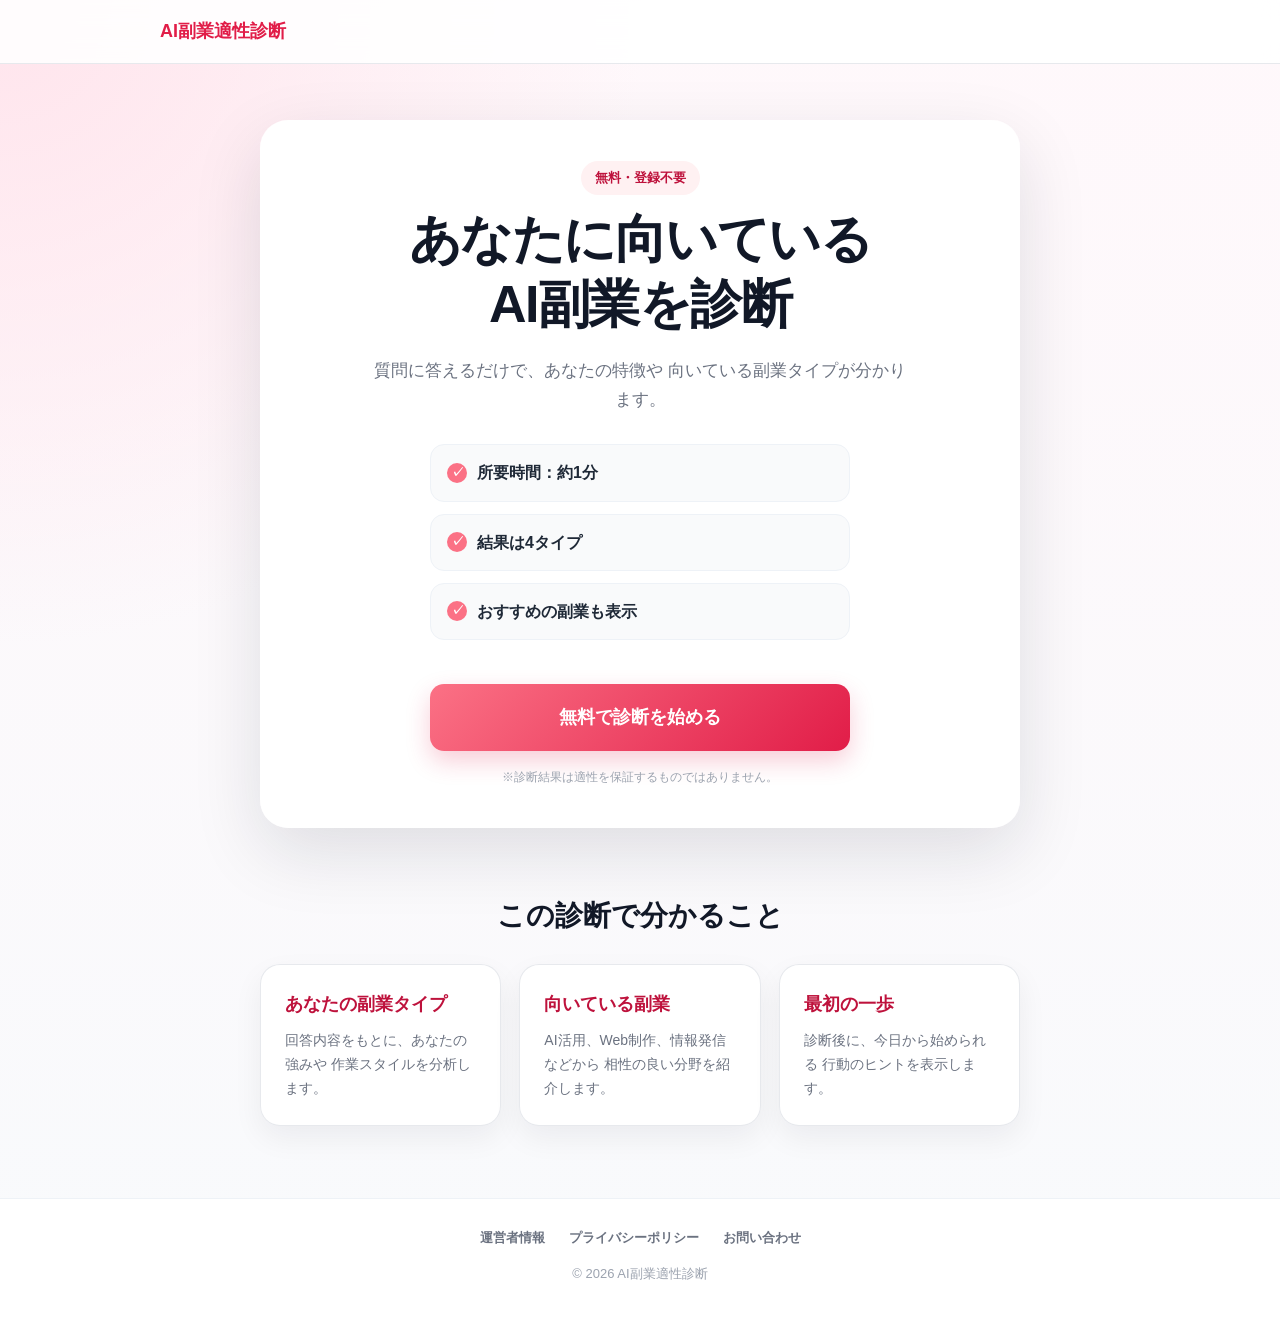
<file: index.html>
<!DOCTYPE html>
<html lang="ja">
<head>
    <meta charset="UTF-8">

    <meta
        name="viewport"
        content="width=device-width, initial-scale=1.0"
    >

    <title>AI副業適性診断｜あなたに向いている副業タイプを無料診断</title>

    <meta
        name="description"
        content="10個の質問に答えるだけで、あなたに向いているAI副業や働き方を無料で診断します。"
    >

    <meta name="robots" content="index, follow">

    <meta property="og:type" content="website">
    <meta property="og:title" content="AI副業適性診断">
    <meta
        property="og:description"
        content="質問に答えて、あなたに向いている副業タイプを診断しよう。"
    >
<meta property="og:locale" content="ja_JP">

<link rel="stylesheet" href="css/style.css">

<!-- Google tag (gtag.js) -->
<script async src="https://www.googletagmanager.com/gtag/js?id=G-ZSD522D9MX"></script>

<script>
window.dataLayer = window.dataLayer || [];
function gtag(){dataLayer.push(arguments);}
gtag('js', new Date());

gtag('config', 'G-ZSD522D9MX');
</script>

<!-- Google AdSense -->
<script async src="https://pagead2.googlesyndication.com/pagead/js/adsbygoogle.js?client=ca-pub-6121490142216010"
     crossorigin="anonymous"></script>

</head>

<body>

    <header class="site-header">
        <div class="header-inner">
            <a href="./" class="site-logo">
                AI副業適性診断
            </a>
        </div>
    </header>

    <main class="main-content">

        <section class="diagnosis-section">

            <div class="container">

                <div id="intro" class="intro">

                    <p class="eyebrow">
                        無料・登録不要
                    </p>

                    <h1>
                        あなたに向いている<br>
                        AI副業を診断
                    </h1>

                    <p class="sub">
                        質問に答えるだけで、あなたの特徴や
                        向いている副業タイプが分かります。
                    </p>

                    <ul class="feature-list">
                        <li>所要時間：約1分</li>
                        <li>結果は4タイプ</li>
                        <li>おすすめの副業も表示</li>
                    </ul>

                    <button id="startButton" type="button">
                        無料で診断を始める
                    </button>

                    <p class="notice">
                        ※診断結果は適性を保証するものではありません。
                    </p>

                </div>

                <div
                    id="app"
                    class="app"
                    aria-live="polite"
                ></div>

            </div>

        </section>

        <section class="about-section">

            <div class="container">

                <h2>この診断で分かること</h2>

                <div class="about-grid">

                    <article class="about-card">
                        <h3>あなたの副業タイプ</h3>
                        <p>
                            回答内容をもとに、あなたの強みや
                            作業スタイルを分析します。
                        </p>
                    </article>

                    <article class="about-card">
                        <h3>向いている副業</h3>
                        <p>
                            AI活用、Web制作、情報発信などから
                            相性の良い分野を紹介します。
                        </p>
                    </article>

                    <article class="about-card">
                        <h3>最初の一歩</h3>
                        <p>
                            診断後に、今日から始められる
                            行動のヒントを表示します。
                        </p>
                    </article>

                </div>

            </div>

        </section>

    </main>

    <footer class="site-footer">
    <div class="container">

        <nav class="footer-nav" aria-label="フッターメニュー">
            <a href="about.html">運営者情報</a>
            <a href="privacy.html">プライバシーポリシー</a>
            <a href="contact.html">お問い合わせ</a>
        </nav>

        <p>
            &copy; 2026 AI副業適性診断
        </p>

    </div>
</footer>

   <script src="js/questions.js"></script>
<script src="js/results.js"></script>
<script src="js/engine.js"></script>

</body>
</html>
</file>
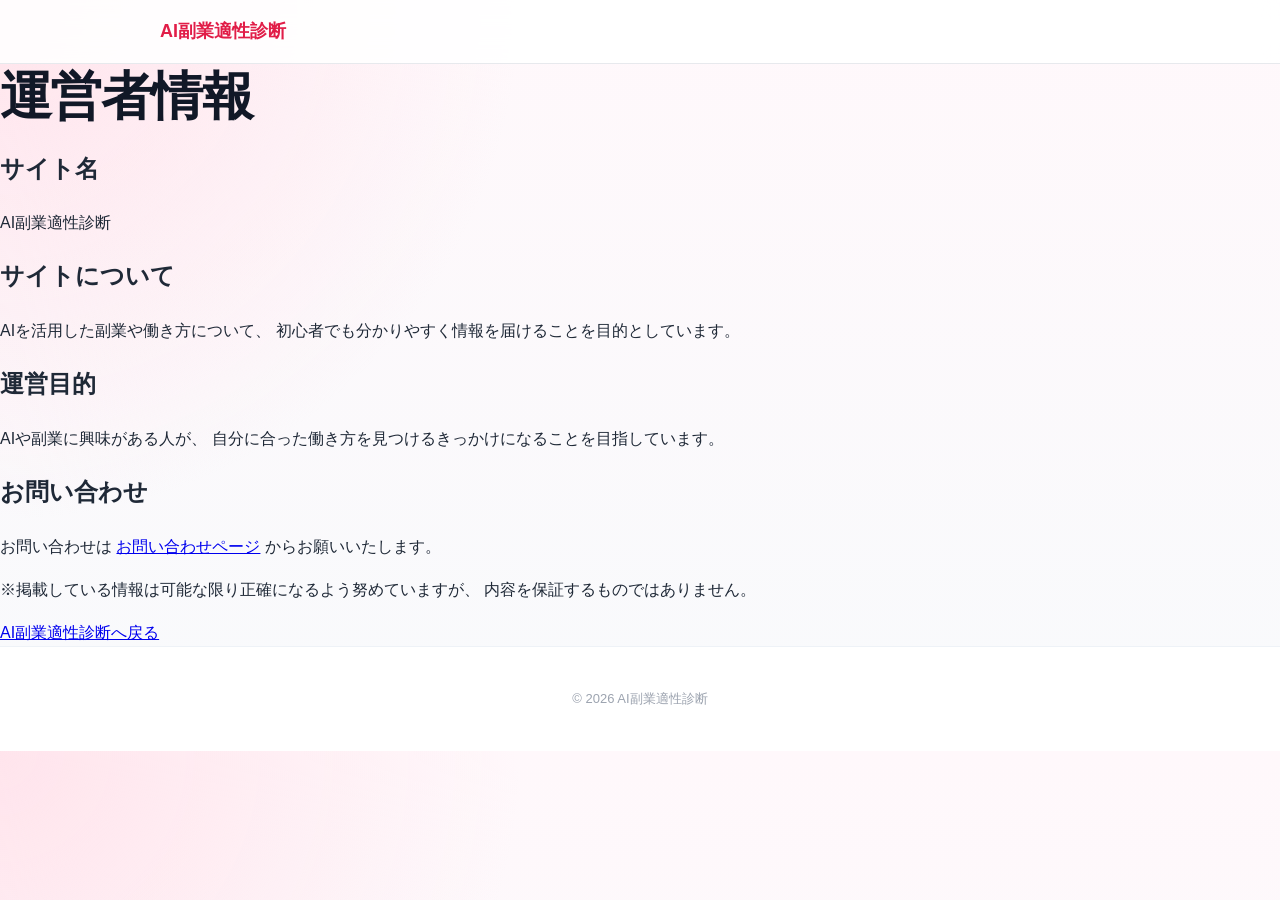
<file: about.html>
<!DOCTYPE html>
<html lang="ja">
<head>
    <meta charset="UTF-8">

    <meta
        name="viewport"
        content="width=device-width, initial-scale=1.0"
    >

    <title>運営者情報｜AI副業適性診断</title>

    <meta
        name="description"
        content="AI副業適性診断の運営者情報です。"
    >

    <meta name="robots" content="index, follow">

    <link rel="stylesheet" href="css/style.css">
</head>

<body>

<header class="site-header">
    <div class="header-inner">
        <a href="./" class="site-logo">
            AI副業適性診断
        </a>
    </div>
</header>

<main class="article-main">

<article class="article-container">

<h1>運営者情報</h1>

<h2>サイト名</h2>

<p>AI副業適性診断</p>

<h2>サイトについて</h2>

<p>
AIを活用した副業や働き方について、
初心者でも分かりやすく情報を届けることを目的としています。
</p>

<h2>運営目的</h2>

<p>
AIや副業に興味がある人が、
自分に合った働き方を見つけるきっかけになることを目指しています。
</p>

<h2>お問い合わせ</h2>

<p>
お問い合わせは
<a href="contact.html">お問い合わせページ</a>
からお願いいたします。
</p>

<p>
※掲載している情報は可能な限り正確になるよう努めていますが、
内容を保証するものではありません。
</p>

<a class="cta-link" href="./">
AI副業適性診断へ戻る
</a>

</article>

</main>

<footer class="site-footer">
    <div class="container">
        <p>&copy; 2026 AI副業適性診断</p>
    </div>
</footer>

</body>
</html>
</file>
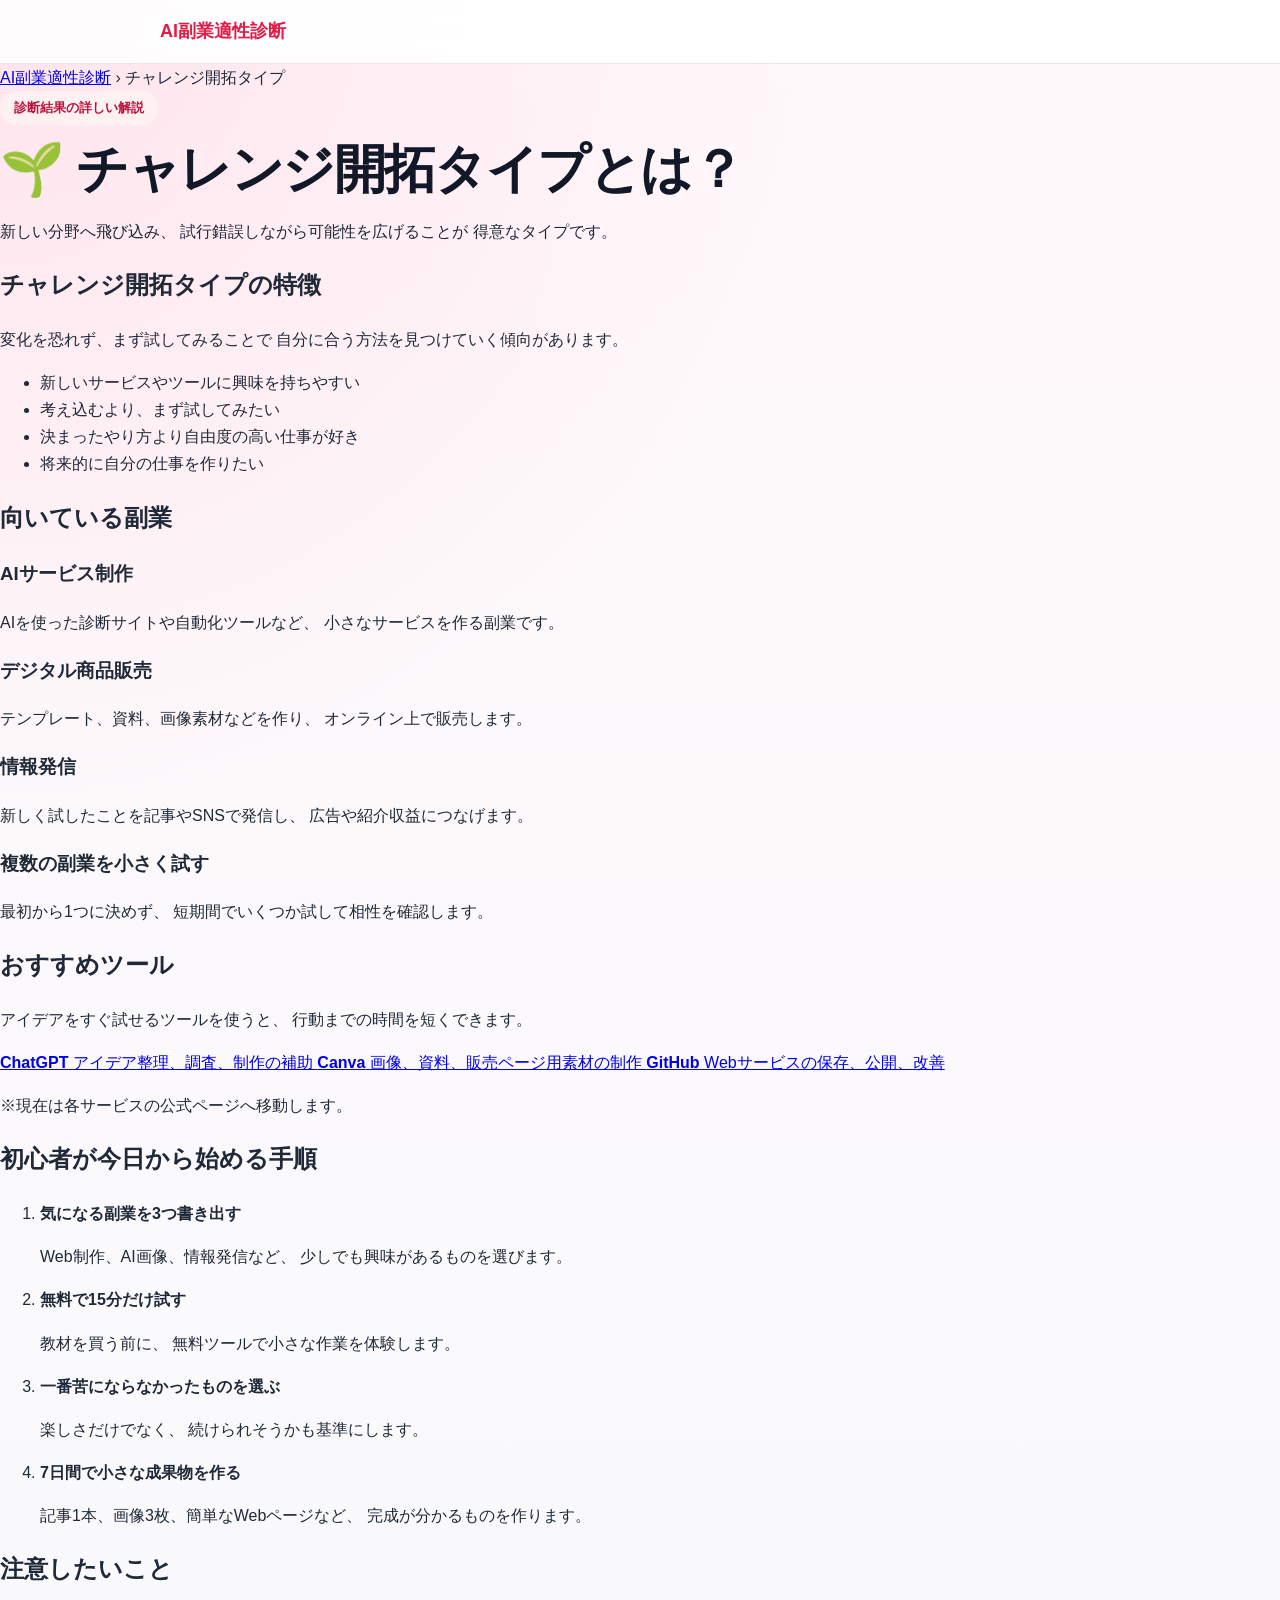
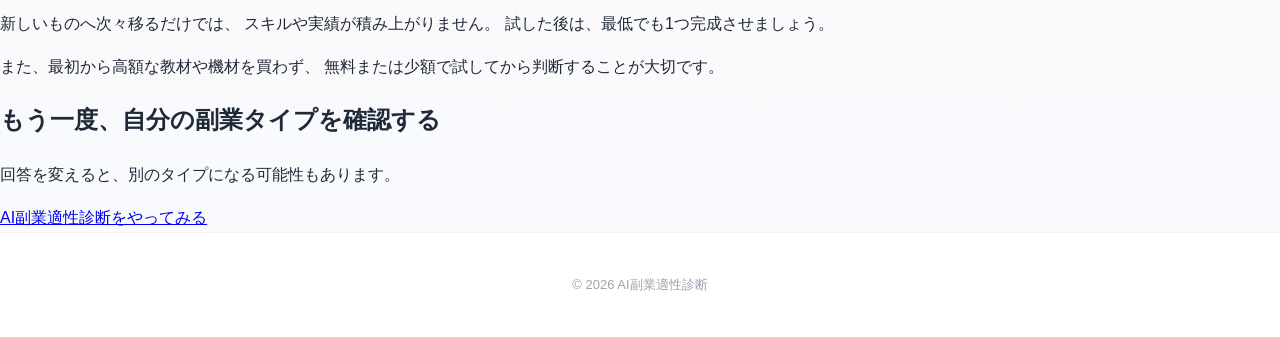
<file: business.html>
<!DOCTYPE html>
<html lang="ja">
<head>
    <meta charset="UTF-8">

    <meta
        name="viewport"
        content="width=device-width, initial-scale=1.0"
    >

    <title>チャレンジ開拓タイプとは？向いている副業と始め方｜AI副業適性診断</title>

    <meta
        name="description"
        content="チャレンジ開拓タイプの特徴、向いている副業、おすすめツール、初心者向けの始め方を分かりやすく解説します。"
    >

    <meta name="robots" content="index, follow">

    <meta property="og:type" content="article">
    <meta
        property="og:title"
        content="チャレンジ開拓タイプとは？向いている副業と始め方"
    >
    <meta
        property="og:description"
        content="新しい分野へ挑戦しながら、自分に合う副業を見つけたい人向けのガイドです。"
    >
    <meta property="og:locale" content="ja_JP">

    <link rel="stylesheet" href="css/style.css">

    <!-- Google Analytics -->
    <script
        async
        src="https://www.googletagmanager.com/gtag/js?id=G-ZSD522D9MX"
    ></script>

    <script>
        window.dataLayer = window.dataLayer || [];

        function gtag() {
            dataLayer.push(arguments);
        }

        gtag("js", new Date());
        gtag("config", "G-ZSD522D9MX");
    </script>
</head>

<body>

    <header class="site-header">
        <div class="header-inner">
            <a href="./" class="site-logo">
                AI副業適性診断
            </a>
        </div>
    </header>

    <main class="article-main">

        <article class="article-container">

            <nav class="breadcrumb" aria-label="パンくずリスト">
                <a href="./">AI副業適性診断</a>
                <span>›</span>
                <span>チャレンジ開拓タイプ</span>
            </nav>

            <header class="article-hero">

                <p class="eyebrow">
                    診断結果の詳しい解説
                </p>

                <h1>
                    🌱 チャレンジ開拓タイプとは？
                </h1>

                <p class="article-lead">
                    新しい分野へ飛び込み、
                    試行錯誤しながら可能性を広げることが
                    得意なタイプです。
                </p>

            </header>

            <section class="article-section">

                <h2>チャレンジ開拓タイプの特徴</h2>

                <p>
                    変化を恐れず、まず試してみることで
                    自分に合う方法を見つけていく傾向があります。
                </p>

                <ul class="check-list">
                    <li>新しいサービスやツールに興味を持ちやすい</li>
                    <li>考え込むより、まず試してみたい</li>
                    <li>決まったやり方より自由度の高い仕事が好き</li>
                    <li>将来的に自分の仕事を作りたい</li>
                </ul>

            </section>

            <section class="article-section">

                <h2>向いている副業</h2>

                <div class="job-grid">

                    <article class="job-card">
                        <h3>AIサービス制作</h3>
                        <p>
                            AIを使った診断サイトや自動化ツールなど、
                            小さなサービスを作る副業です。
                        </p>
                    </article>

                    <article class="job-card">
                        <h3>デジタル商品販売</h3>
                        <p>
                            テンプレート、資料、画像素材などを作り、
                            オンライン上で販売します。
                        </p>
                    </article>

                    <article class="job-card">
                        <h3>情報発信</h3>
                        <p>
                            新しく試したことを記事やSNSで発信し、
                            広告や紹介収益につなげます。
                        </p>
                    </article>

                    <article class="job-card">
                        <h3>複数の副業を小さく試す</h3>
                        <p>
                            最初から1つに決めず、
                            短期間でいくつか試して相性を確認します。
                        </p>
                    </article>

                </div>

            </section>

            <section class="article-section">

                <h2>おすすめツール</h2>

                <p>
                    アイデアをすぐ試せるツールを使うと、
                    行動までの時間を短くできます。
                </p>

                <div class="article-tool-list">

                    <a
                        class="article-tool-card"
                        href="https://chatgpt.com/"
                        target="_blank"
                        rel="noopener noreferrer"
                    >
                        <strong>ChatGPT</strong>
                        <span>
                            アイデア整理、調査、制作の補助
                        </span>
                    </a>

                    <a
                        class="article-tool-card"
                        href="https://www.canva.com/"
                        target="_blank"
                        rel="noopener noreferrer"
                    >
                        <strong>Canva</strong>
                        <span>
                            画像、資料、販売ページ用素材の制作
                        </span>
                    </a>

                    <a
                        class="article-tool-card"
                        href="https://github.com/"
                        target="_blank"
                        rel="noopener noreferrer"
                    >
                        <strong>GitHub</strong>
                        <span>
                            Webサービスの保存、公開、改善
                        </span>
                    </a>

                </div>

                <p class="affiliate-note">
                    ※現在は各サービスの公式ページへ移動します。
                </p>

            </section>

            <section class="article-section">

                <h2>初心者が今日から始める手順</h2>

                <ol class="step-list">
                    <li>
                        <strong>気になる副業を3つ書き出す</strong>
                        <p>
                            Web制作、AI画像、情報発信など、
                            少しでも興味があるものを選びます。
                        </p>
                    </li>

                    <li>
                        <strong>無料で15分だけ試す</strong>
                        <p>
                            教材を買う前に、
                            無料ツールで小さな作業を体験します。
                        </p>
                    </li>

                    <li>
                        <strong>一番苦にならなかったものを選ぶ</strong>
                        <p>
                            楽しさだけでなく、
                            続けられそうかも基準にします。
                        </p>
                    </li>

                    <li>
                        <strong>7日間で小さな成果物を作る</strong>
                        <p>
                            記事1本、画像3枚、簡単なWebページなど、
                            完成が分かるものを作ります。
                        </p>
                    </li>
                </ol>

            </section>

            <section class="article-section warning-box">

                <h2>注意したいこと</h2>

                <p>
                    新しいものへ次々移るだけでは、
                    スキルや実績が積み上がりません。
                    試した後は、最低でも1つ完成させましょう。
                </p>

                <p>
                    また、最初から高額な教材や機材を買わず、
                    無料または少額で試してから判断することが大切です。
                </p>

            </section>

            <section class="article-cta">

                <h2>もう一度、自分の副業タイプを確認する</h2>

                <p>
                    回答を変えると、別のタイプになる可能性もあります。
                </p>

                <a href="./" class="cta-link">
                    AI副業適性診断をやってみる
                </a>

            </section>

        </article>

    </main>

    <footer class="site-footer">
        <div class="container">
            <p>
                &copy; 2026 AI副業適性診断
            </p>
        </div>
    </footer>

</body>
</html>
</file>
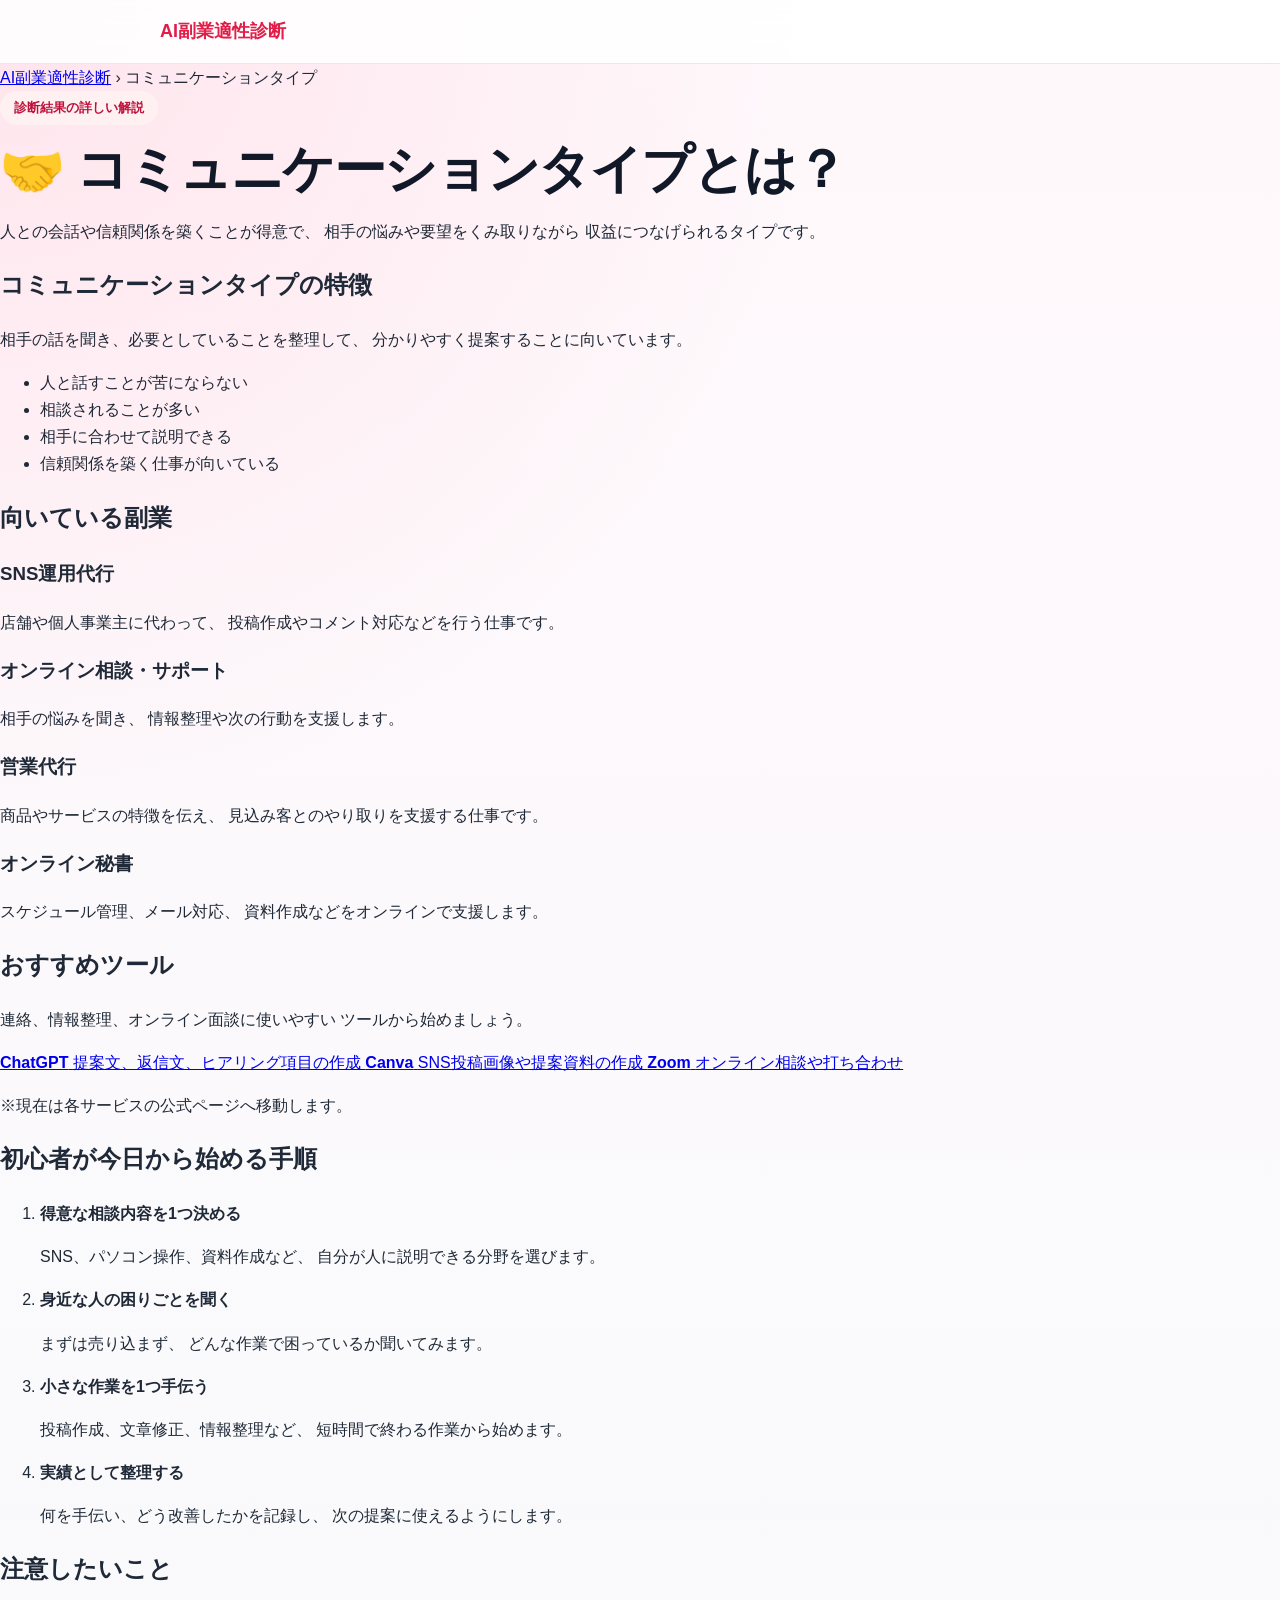
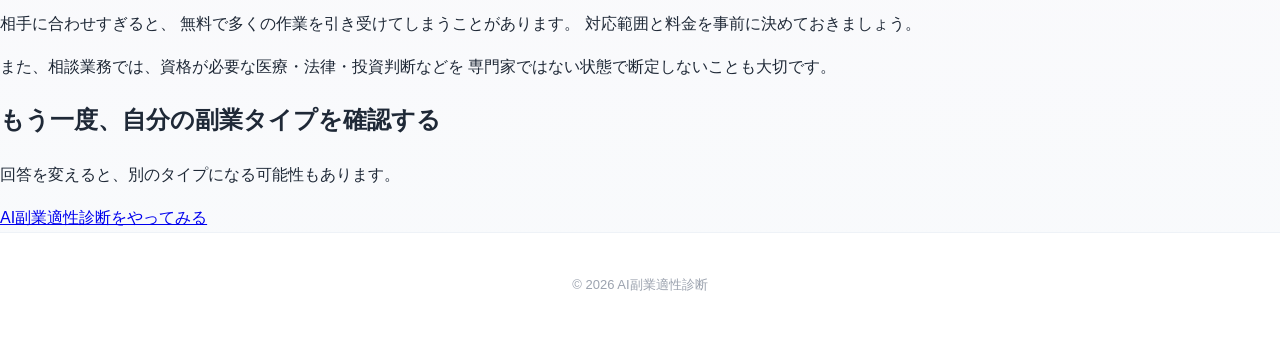
<file: communication.html>
<!DOCTYPE html>
<html lang="ja">
<head>
    <meta charset="UTF-8">

    <meta
        name="viewport"
        content="width=device-width, initial-scale=1.0"
    >

    <title>コミュニケーションタイプとは？向いている副業と始め方｜AI副業適性診断</title>

    <meta
        name="description"
        content="コミュニケーションタイプの特徴、向いている副業、おすすめツール、初心者向けの始め方を分かりやすく解説します。"
    >

    <meta name="robots" content="index, follow">

    <meta property="og:type" content="article">
    <meta
        property="og:title"
        content="コミュニケーションタイプとは？向いている副業と始め方"
    >
    <meta
        property="og:description"
        content="人との会話や信頼関係を活かして、副業につなげたい人向けのガイドです。"
    >
    <meta property="og:locale" content="ja_JP">

    <link rel="stylesheet" href="css/style.css">

    <!-- Google Analytics -->
    <script
        async
        src="https://www.googletagmanager.com/gtag/js?id=G-ZSD522D9MX"
    ></script>

    <script>
        window.dataLayer = window.dataLayer || [];

        function gtag() {
            dataLayer.push(arguments);
        }

        gtag("js", new Date());
        gtag("config", "G-ZSD522D9MX");
    </script>
</head>

<body>

    <header class="site-header">
        <div class="header-inner">
            <a href="./" class="site-logo">
                AI副業適性診断
            </a>
        </div>
    </header>

    <main class="article-main">

        <article class="article-container">

            <nav class="breadcrumb" aria-label="パンくずリスト">
                <a href="./">AI副業適性診断</a>
                <span>›</span>
                <span>コミュニケーションタイプ</span>
            </nav>

            <header class="article-hero">

                <p class="eyebrow">
                    診断結果の詳しい解説
                </p>

                <h1>
                    🤝 コミュニケーションタイプとは？
                </h1>

                <p class="article-lead">
                    人との会話や信頼関係を築くことが得意で、
                    相手の悩みや要望をくみ取りながら
                    収益につなげられるタイプです。
                </p>

            </header>

            <section class="article-section">

                <h2>コミュニケーションタイプの特徴</h2>

                <p>
                    相手の話を聞き、必要としていることを整理して、
                    分かりやすく提案することに向いています。
                </p>

                <ul class="check-list">
                    <li>人と話すことが苦にならない</li>
                    <li>相談されることが多い</li>
                    <li>相手に合わせて説明できる</li>
                    <li>信頼関係を築く仕事が向いている</li>
                </ul>

            </section>

            <section class="article-section">

                <h2>向いている副業</h2>

                <div class="job-grid">

                    <article class="job-card">
                        <h3>SNS運用代行</h3>
                        <p>
                            店舗や個人事業主に代わって、
                            投稿作成やコメント対応などを行う仕事です。
                        </p>
                    </article>

                    <article class="job-card">
                        <h3>オンライン相談・サポート</h3>
                        <p>
                            相手の悩みを聞き、
                            情報整理や次の行動を支援します。
                        </p>
                    </article>

                    <article class="job-card">
                        <h3>営業代行</h3>
                        <p>
                            商品やサービスの特徴を伝え、
                            見込み客とのやり取りを支援する仕事です。
                        </p>
                    </article>

                    <article class="job-card">
                        <h3>オンライン秘書</h3>
                        <p>
                            スケジュール管理、メール対応、
                            資料作成などをオンラインで支援します。
                        </p>
                    </article>

                </div>

            </section>

            <section class="article-section">

                <h2>おすすめツール</h2>

                <p>
                    連絡、情報整理、オンライン面談に使いやすい
                    ツールから始めましょう。
                </p>

                <div class="article-tool-list">

                    <a
                        class="article-tool-card"
                        href="https://chatgpt.com/"
                        target="_blank"
                        rel="noopener noreferrer"
                    >
                        <strong>ChatGPT</strong>
                        <span>
                            提案文、返信文、ヒアリング項目の作成
                        </span>
                    </a>

                    <a
                        class="article-tool-card"
                        href="https://www.canva.com/"
                        target="_blank"
                        rel="noopener noreferrer"
                    >
                        <strong>Canva</strong>
                        <span>
                            SNS投稿画像や提案資料の作成
                        </span>
                    </a>

                    <a
                        class="article-tool-card"
                        href="https://zoom.us/"
                        target="_blank"
                        rel="noopener noreferrer"
                    >
                        <strong>Zoom</strong>
                        <span>
                            オンライン相談や打ち合わせ
                        </span>
                    </a>

                </div>

                <p class="affiliate-note">
                    ※現在は各サービスの公式ページへ移動します。
                </p>

            </section>

            <section class="article-section">

                <h2>初心者が今日から始める手順</h2>

                <ol class="step-list">
                    <li>
                        <strong>得意な相談内容を1つ決める</strong>
                        <p>
                            SNS、パソコン操作、資料作成など、
                            自分が人に説明できる分野を選びます。
                        </p>
                    </li>

                    <li>
                        <strong>身近な人の困りごとを聞く</strong>
                        <p>
                            まずは売り込まず、
                            どんな作業で困っているか聞いてみます。
                        </p>
                    </li>

                    <li>
                        <strong>小さな作業を1つ手伝う</strong>
                        <p>
                            投稿作成、文章修正、情報整理など、
                            短時間で終わる作業から始めます。
                        </p>
                    </li>

                    <li>
                        <strong>実績として整理する</strong>
                        <p>
                            何を手伝い、どう改善したかを記録し、
                            次の提案に使えるようにします。
                        </p>
                    </li>
                </ol>

            </section>

            <section class="article-section warning-box">

                <h2>注意したいこと</h2>

                <p>
                    相手に合わせすぎると、
                    無料で多くの作業を引き受けてしまうことがあります。
                    対応範囲と料金を事前に決めておきましょう。
                </p>

                <p>
                    また、相談業務では、資格が必要な医療・法律・投資判断などを
                    専門家ではない状態で断定しないことも大切です。
                </p>

            </section>

            <section class="article-cta">

                <h2>もう一度、自分の副業タイプを確認する</h2>

                <p>
                    回答を変えると、別のタイプになる可能性もあります。
                </p>

                <a href="./" class="cta-link">
                    AI副業適性診断をやってみる
                </a>

            </section>

        </article>

    </main>

    <footer class="site-footer">
        <div class="container">
            <p>
                &copy; 2026 AI副業適性診断
            </p>
        </div>
    </footer>

</body>
</html>
</file>
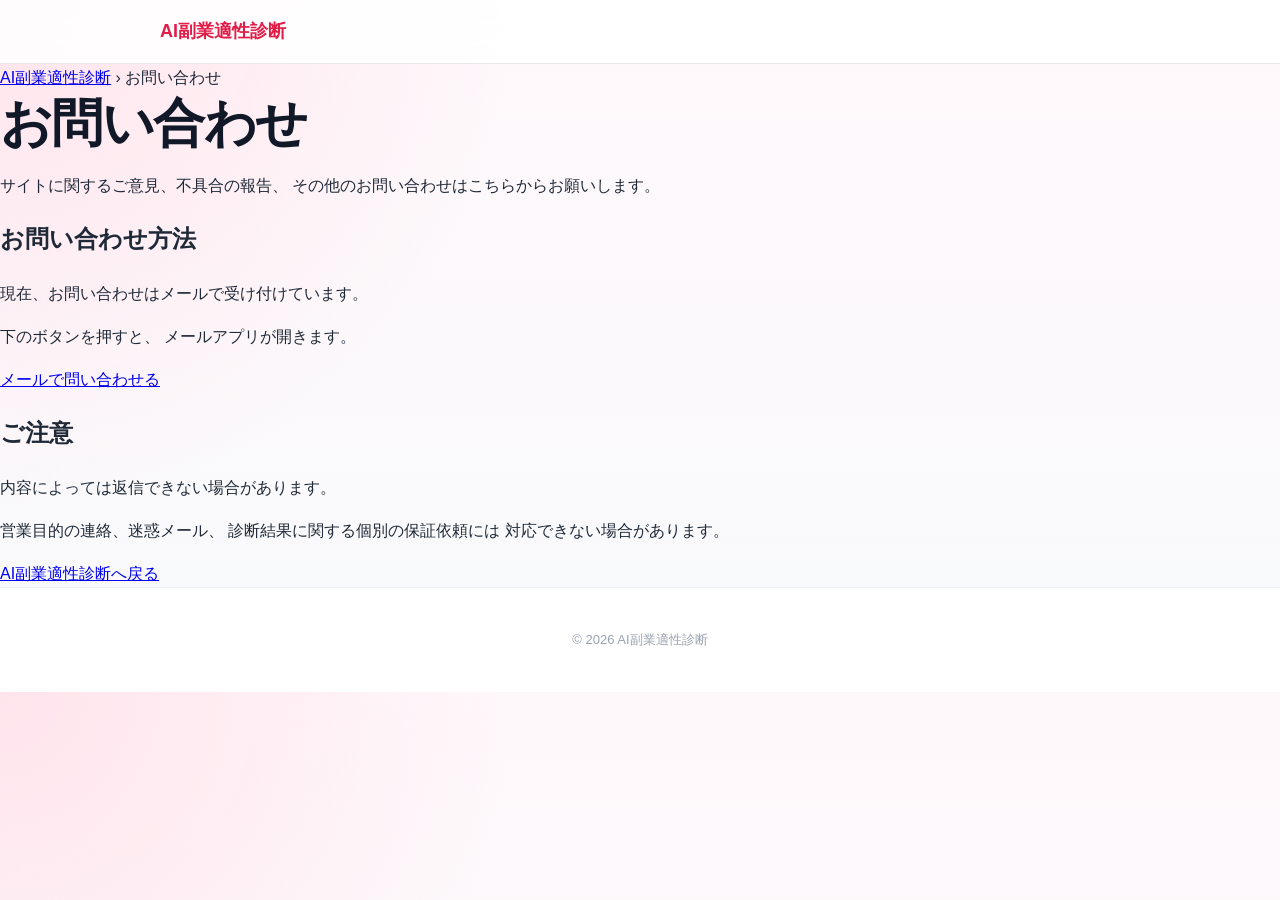
<file: contact.html>
<!DOCTYPE html>
<html lang="ja">
<head>
    <meta charset="UTF-8">

    <meta
        name="viewport"
        content="width=device-width, initial-scale=1.0"
    >

    <title>お問い合わせ｜AI副業適性診断</title>

    <meta
        name="description"
        content="AI副業適性診断へのお問い合わせページです。"
    >

    <meta name="robots" content="index, follow">

    <link rel="stylesheet" href="css/style.css">

    <!-- Google Analytics -->
    <script
        async
        src="https://www.googletagmanager.com/gtag/js?id=G-ZSD522D9MX"
    ></script>

    <script>
        window.dataLayer = window.dataLayer || [];

        function gtag() {
            dataLayer.push(arguments);
        }

        gtag("js", new Date());
        gtag("config", "G-ZSD522D9MX");
    </script>
</head>

<body>

    <header class="site-header">
        <div class="header-inner">
            <a href="./" class="site-logo">
                AI副業適性診断
            </a>
        </div>
    </header>

    <main class="article-main">

        <article class="article-container">

            <nav class="breadcrumb" aria-label="パンくずリスト">
                <a href="./">AI副業適性診断</a>
                <span>›</span>
                <span>お問い合わせ</span>
            </nav>

            <header class="article-hero">
                <h1>お問い合わせ</h1>

                <p class="article-lead">
                    サイトに関するご意見、不具合の報告、
                    その他のお問い合わせはこちらからお願いします。
                </p>
            </header>

            <section class="article-section">

                <h2>お問い合わせ方法</h2>

                <p>
                    現在、お問い合わせはメールで受け付けています。
                </p>

                <p>
                    下のボタンを押すと、
                    メールアプリが開きます。
                </p>

                <a
                    class="cta-link"
                    href="mailto:shouta.teni.2003@gmail.com?subject=AI副業適性診断へのお問い合わせ"
                >
                    メールで問い合わせる
                </a>

            </section>

            <section class="article-section warning-box">

                <h2>ご注意</h2>

                <p>
                    内容によっては返信できない場合があります。
                </p>

                <p>
                    営業目的の連絡、迷惑メール、
                    診断結果に関する個別の保証依頼には
                    対応できない場合があります。
                </p>

            </section>

            <section class="article-cta">
                <a href="./" class="cta-link">
                    AI副業適性診断へ戻る
                </a>
            </section>

        </article>

    </main>

    <footer class="site-footer">
        <div class="container">
            <p>&copy; 2026 AI副業適性診断</p>
        </div>
    </footer>

</body>
</html>
</file>
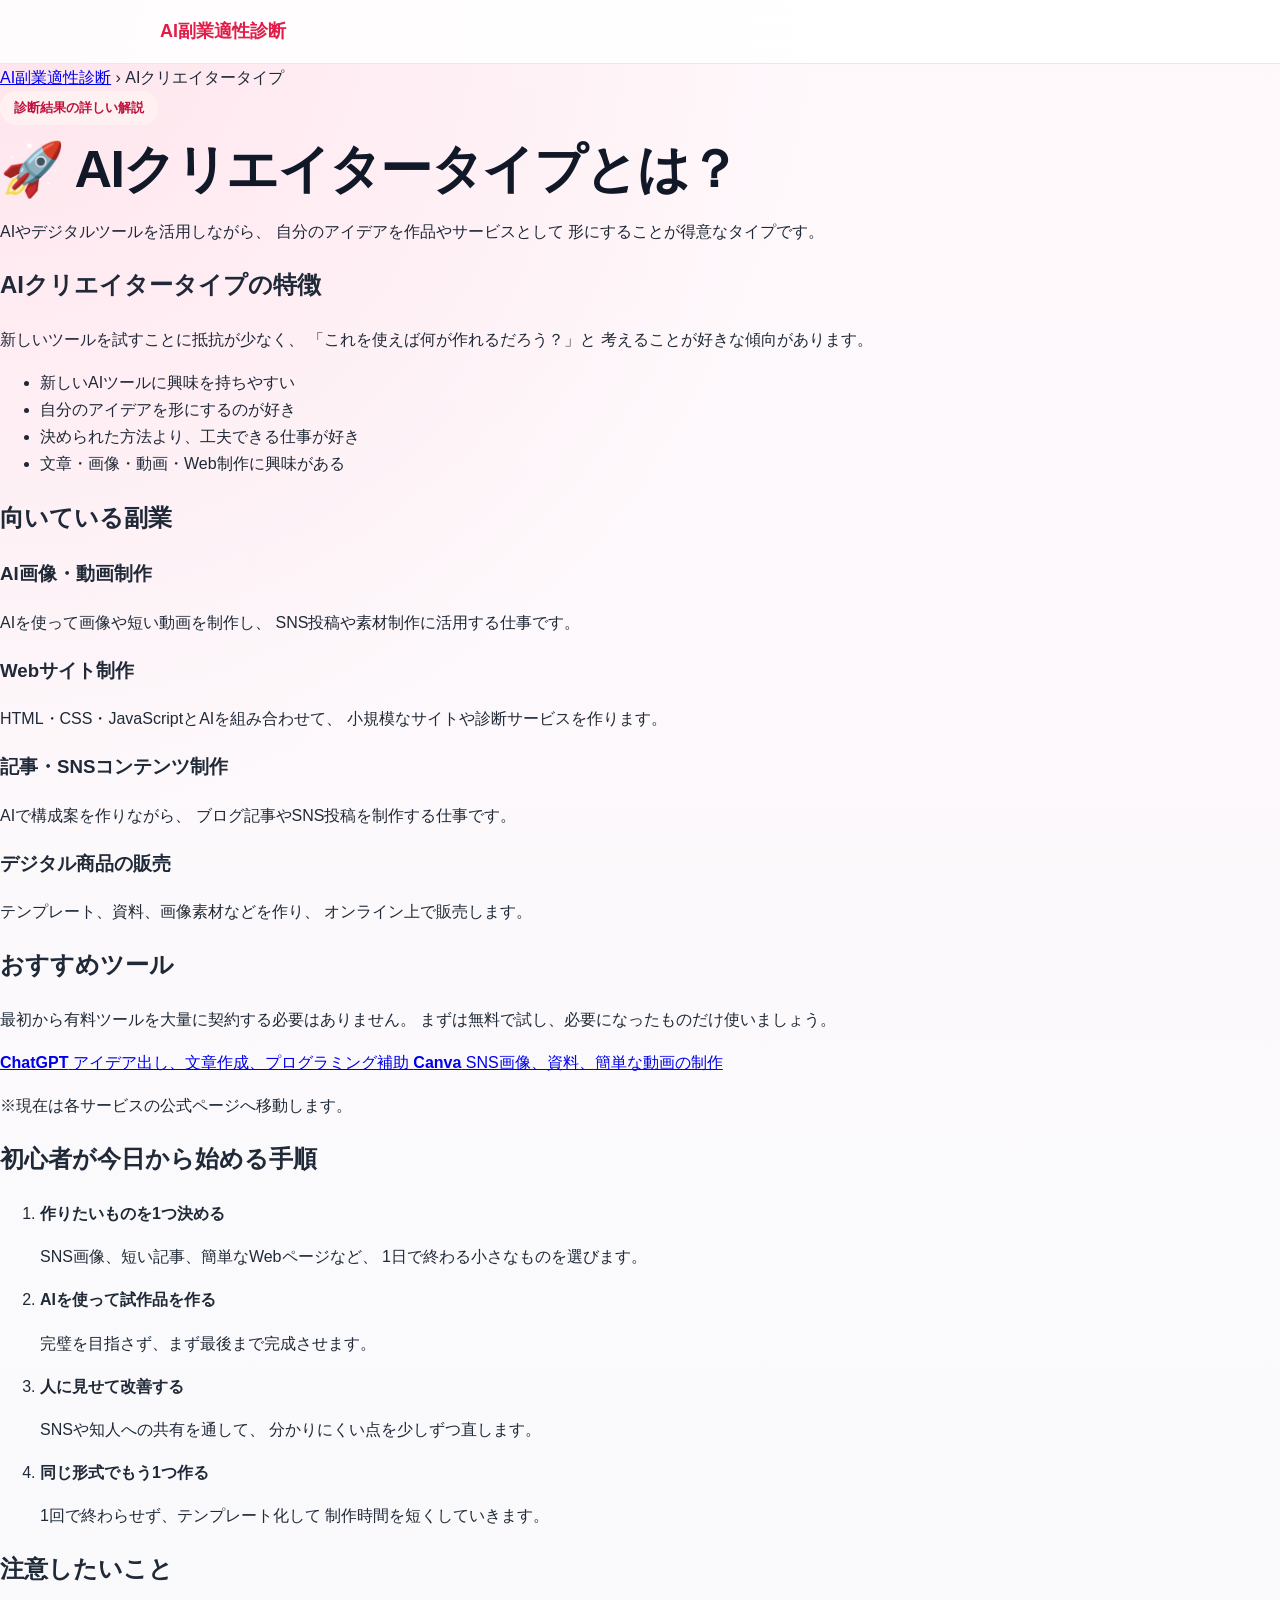
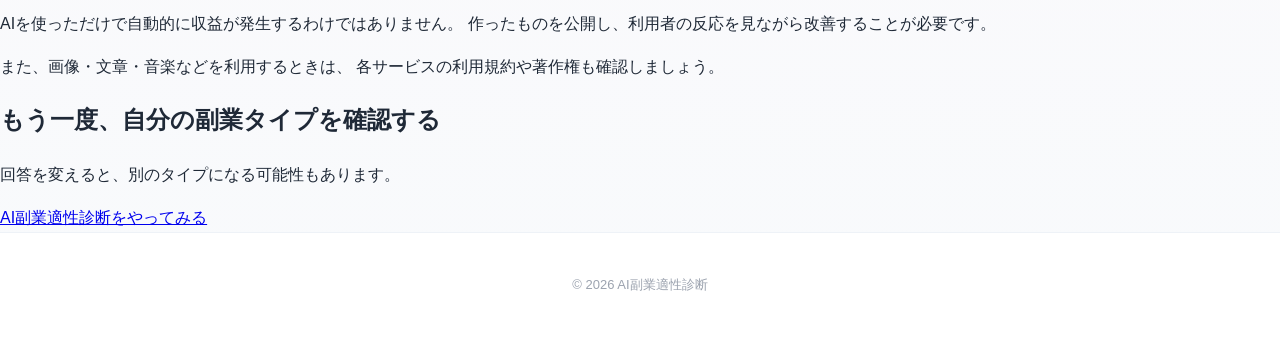
<file: creator.html>
<!DOCTYPE html>
<html lang="ja">
<head>
    <meta charset="UTF-8">

    <meta
        name="viewport"
        content="width=device-width, initial-scale=1.0"
    >

    <title>AIクリエイタータイプとは？向いている副業と始め方｜AI副業適性診断</title>

    <meta
        name="description"
        content="AIクリエイタータイプの特徴、向いている副業、おすすめツール、初心者向けの始め方を分かりやすく解説します。"
    >

    <meta name="robots" content="index, follow">

    <meta property="og:type" content="article">
    <meta
        property="og:title"
        content="AIクリエイタータイプとは？向いている副業と始め方"
    >
    <meta
        property="og:description"
        content="AIやデジタルツールを使って、アイデアを形にしたい人向けの副業ガイドです。"
    >
    <meta property="og:locale" content="ja_JP">

    <link rel="stylesheet" href="css/style.css">

    <!-- Google Analytics -->
    <script
        async
        src="https://www.googletagmanager.com/gtag/js?id=G-ZSD522D9MX"
    ></script>

    <script>
        window.dataLayer = window.dataLayer || [];

        function gtag() {
            dataLayer.push(arguments);
        }

        gtag("js", new Date());
        gtag("config", "G-ZSD522D9MX");
    </script>
</head>

<body>

    <header class="site-header">
        <div class="header-inner">
            <a href="./" class="site-logo">
                AI副業適性診断
            </a>
        </div>
    </header>

    <main class="article-main">

        <article class="article-container">

            <nav class="breadcrumb" aria-label="パンくずリスト">
                <a href="./">AI副業適性診断</a>
                <span>›</span>
                <span>AIクリエイタータイプ</span>
            </nav>

            <header class="article-hero">

                <p class="eyebrow">
                    診断結果の詳しい解説
                </p>

                <h1>
                    🚀 AIクリエイタータイプとは？
                </h1>

                <p class="article-lead">
                    AIやデジタルツールを活用しながら、
                    自分のアイデアを作品やサービスとして
                    形にすることが得意なタイプです。
                </p>

            </header>

            <section class="article-section">

                <h2>AIクリエイタータイプの特徴</h2>

                <p>
                    新しいツールを試すことに抵抗が少なく、
                    「これを使えば何が作れるだろう？」と
                    考えることが好きな傾向があります。
                </p>

                <ul class="check-list">
                    <li>新しいAIツールに興味を持ちやすい</li>
                    <li>自分のアイデアを形にするのが好き</li>
                    <li>決められた方法より、工夫できる仕事が好き</li>
                    <li>文章・画像・動画・Web制作に興味がある</li>
                </ul>

            </section>

            <section class="article-section">

                <h2>向いている副業</h2>

                <div class="job-grid">

                    <article class="job-card">
                        <h3>AI画像・動画制作</h3>
                        <p>
                            AIを使って画像や短い動画を制作し、
                            SNS投稿や素材制作に活用する仕事です。
                        </p>
                    </article>

                    <article class="job-card">
                        <h3>Webサイト制作</h3>
                        <p>
                            HTML・CSS・JavaScriptとAIを組み合わせて、
                            小規模なサイトや診断サービスを作ります。
                        </p>
                    </article>

                    <article class="job-card">
                        <h3>記事・SNSコンテンツ制作</h3>
                        <p>
                            AIで構成案を作りながら、
                            ブログ記事やSNS投稿を制作する仕事です。
                        </p>
                    </article>

                    <article class="job-card">
                        <h3>デジタル商品の販売</h3>
                        <p>
                            テンプレート、資料、画像素材などを作り、
                            オンライン上で販売します。
                        </p>
                    </article>

                </div>

            </section>

            <section class="article-section">

                <h2>おすすめツール</h2>

                <p>
                    最初から有料ツールを大量に契約する必要はありません。
                    まずは無料で試し、必要になったものだけ使いましょう。
                </p>

                <div class="article-tool-list">

                    <a
                        class="article-tool-card"
                        href="https://chatgpt.com/"
                        target="_blank"
                        rel="noopener noreferrer"
                    >
                        <strong>ChatGPT</strong>
                        <span>
                            アイデア出し、文章作成、プログラミング補助
                        </span>
                    </a>

                    <a
                        class="article-tool-card"
                        href="https://www.canva.com/"
                        target="_blank"
                        rel="noopener noreferrer"
                    >
                        <strong>Canva</strong>
                        <span>
                            SNS画像、資料、簡単な動画の制作
                        </span>
                    </a>

                </div>

                <p class="affiliate-note">
                    ※現在は各サービスの公式ページへ移動します。
                </p>

            </section>

            <section class="article-section">

                <h2>初心者が今日から始める手順</h2>

                <ol class="step-list">
                    <li>
                        <strong>作りたいものを1つ決める</strong>
                        <p>
                            SNS画像、短い記事、簡単なWebページなど、
                            1日で終わる小さなものを選びます。
                        </p>
                    </li>

                    <li>
                        <strong>AIを使って試作品を作る</strong>
                        <p>
                            完璧を目指さず、まず最後まで完成させます。
                        </p>
                    </li>

                    <li>
                        <strong>人に見せて改善する</strong>
                        <p>
                            SNSや知人への共有を通して、
                            分かりにくい点を少しずつ直します。
                        </p>
                    </li>

                    <li>
                        <strong>同じ形式でもう1つ作る</strong>
                        <p>
                            1回で終わらせず、テンプレート化して
                            制作時間を短くしていきます。
                        </p>
                    </li>
                </ol>

            </section>

            <section class="article-section warning-box">

                <h2>注意したいこと</h2>

                <p>
                    AIを使っただけで自動的に収益が発生するわけではありません。
                    作ったものを公開し、利用者の反応を見ながら改善することが必要です。
                </p>

                <p>
                    また、画像・文章・音楽などを利用するときは、
                    各サービスの利用規約や著作権も確認しましょう。
                </p>

            </section>

            <section class="article-cta">

                <h2>もう一度、自分の副業タイプを確認する</h2>

                <p>
                    回答を変えると、別のタイプになる可能性もあります。
                </p>

                <a href="./" class="cta-link">
                    AI副業適性診断をやってみる
                </a>

            </section>

        </article>

    </main>

    <footer class="site-footer">
        <div class="container">
            <p>
                &copy; 2026 AI副業適性診断
            </p>
        </div>
    </footer>

</body>
</html>
</file>
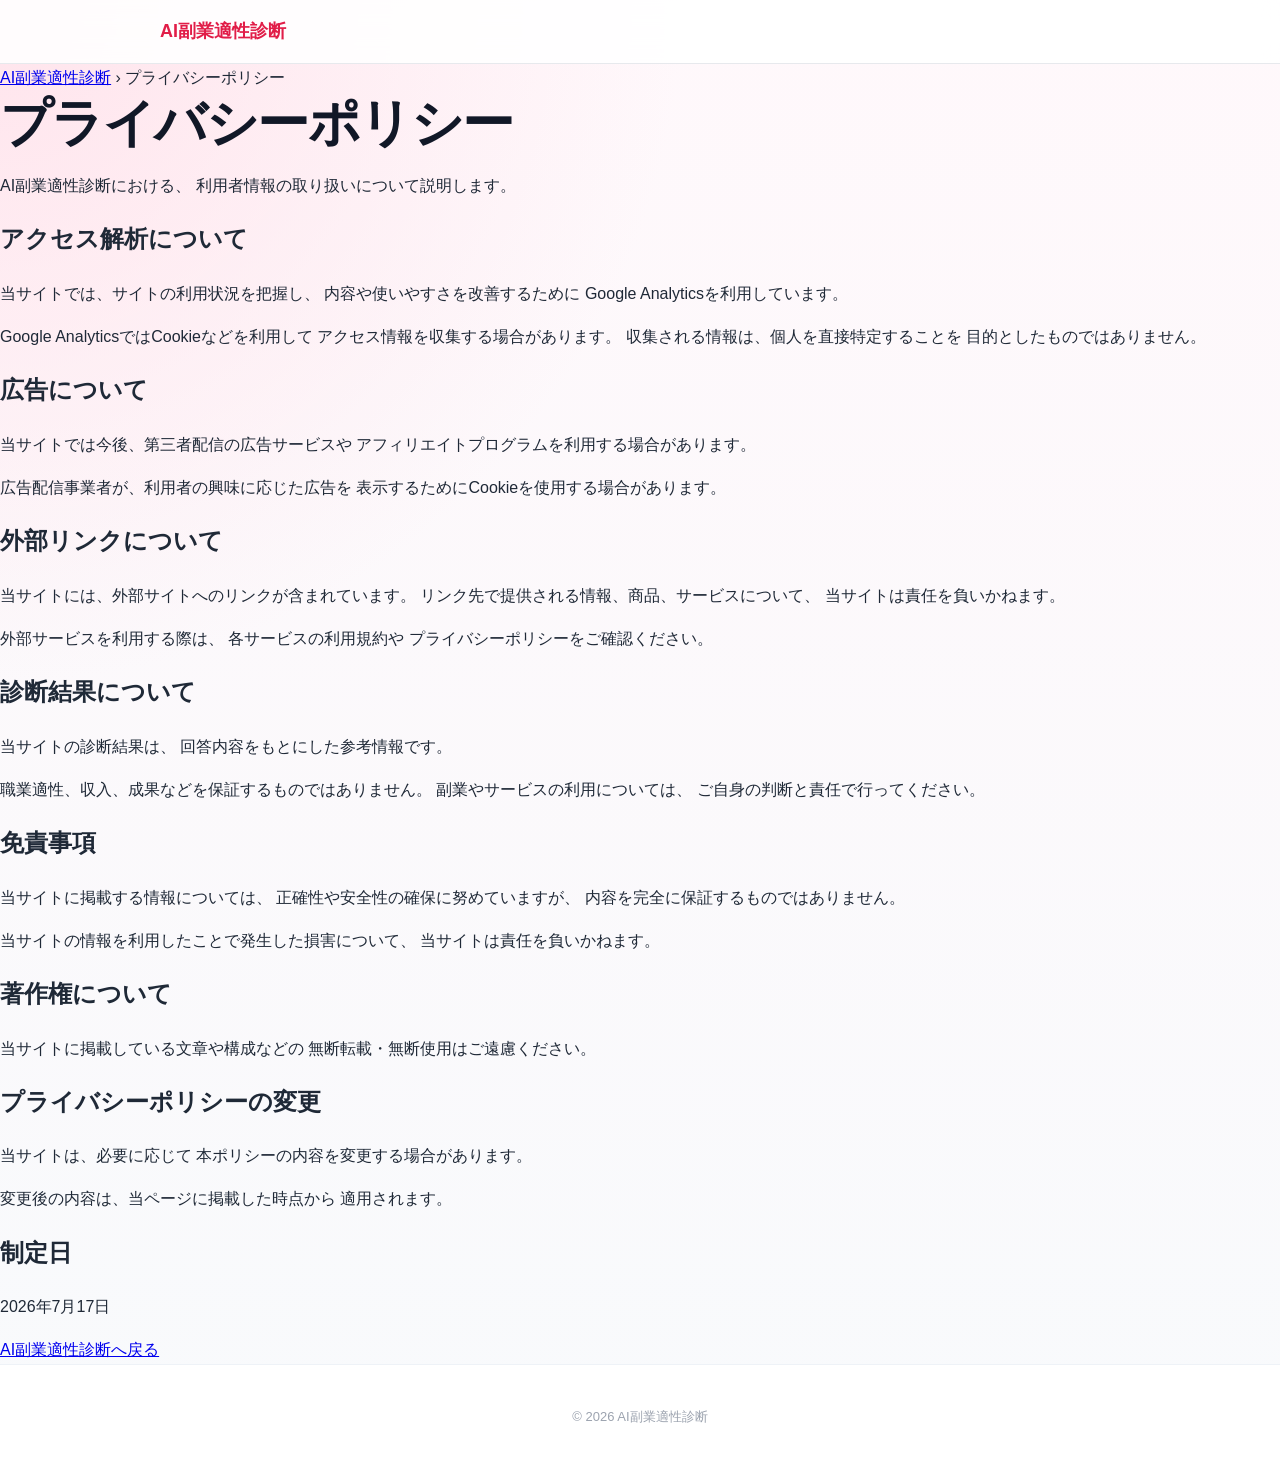
<file: privacy.html>
<!DOCTYPE html>
<html lang="ja">
<head>
    <meta charset="UTF-8">

    <meta
        name="viewport"
        content="width=device-width, initial-scale=1.0"
    >

    <title>プライバシーポリシー｜AI副業適性診断</title>

    <meta
        name="description"
        content="AI副業適性診断のプライバシーポリシーです。アクセス解析、広告、外部リンクなどの取り扱いについて説明します。"
    >

    <meta name="robots" content="index, follow">

    <link rel="stylesheet" href="css/style.css">

    <!-- Google Analytics -->
    <script
        async
        src="https://www.googletagmanager.com/gtag/js?id=G-ZSD522D9MX"
    ></script>

    <script>
        window.dataLayer = window.dataLayer || [];

        function gtag() {
            dataLayer.push(arguments);
        }

        gtag("js", new Date());
        gtag("config", "G-ZSD522D9MX");
    </script>
</head>

<body>

    <header class="site-header">
        <div class="header-inner">
            <a href="./" class="site-logo">
                AI副業適性診断
            </a>
        </div>
    </header>

    <main class="article-main">

        <article class="article-container">

            <nav class="breadcrumb" aria-label="パンくずリスト">
                <a href="./">AI副業適性診断</a>
                <span>›</span>
                <span>プライバシーポリシー</span>
            </nav>

            <header class="article-hero">
                <h1>プライバシーポリシー</h1>

                <p class="article-lead">
                    AI副業適性診断における、
                    利用者情報の取り扱いについて説明します。
                </p>
            </header>

            <section class="article-section">
                <h2>アクセス解析について</h2>

                <p>
                    当サイトでは、サイトの利用状況を把握し、
                    内容や使いやすさを改善するために
                    Google Analyticsを利用しています。
                </p>

                <p>
                    Google AnalyticsではCookieなどを利用して
                    アクセス情報を収集する場合があります。
                    収集される情報は、個人を直接特定することを
                    目的としたものではありません。
                </p>
            </section>

            <section class="article-section">
                <h2>広告について</h2>

                <p>
                    当サイトでは今後、第三者配信の広告サービスや
                    アフィリエイトプログラムを利用する場合があります。
                </p>

                <p>
                    広告配信事業者が、利用者の興味に応じた広告を
                    表示するためにCookieを使用する場合があります。
                </p>
            </section>

            <section class="article-section">
                <h2>外部リンクについて</h2>

                <p>
                    当サイトには、外部サイトへのリンクが含まれています。
                    リンク先で提供される情報、商品、サービスについて、
                    当サイトは責任を負いかねます。
                </p>

                <p>
                    外部サービスを利用する際は、
                    各サービスの利用規約や
                    プライバシーポリシーをご確認ください。
                </p>
            </section>

            <section class="article-section">
                <h2>診断結果について</h2>

                <p>
                    当サイトの診断結果は、
                    回答内容をもとにした参考情報です。
                </p>

                <p>
                    職業適性、収入、成果などを保証するものではありません。
                    副業やサービスの利用については、
                    ご自身の判断と責任で行ってください。
                </p>
            </section>

            <section class="article-section">
                <h2>免責事項</h2>

                <p>
                    当サイトに掲載する情報については、
                    正確性や安全性の確保に努めていますが、
                    内容を完全に保証するものではありません。
                </p>

                <p>
                    当サイトの情報を利用したことで発生した損害について、
                    当サイトは責任を負いかねます。
                </p>
            </section>

            <section class="article-section">
                <h2>著作権について</h2>

                <p>
                    当サイトに掲載している文章や構成などの
                    無断転載・無断使用はご遠慮ください。
                </p>
            </section>

            <section class="article-section">
                <h2>プライバシーポリシーの変更</h2>

                <p>
                    当サイトは、必要に応じて
                    本ポリシーの内容を変更する場合があります。
                </p>

                <p>
                    変更後の内容は、当ページに掲載した時点から
                    適用されます。
                </p>
            </section>

            <section class="article-section">
                <h2>制定日</h2>

                <p>2026年7月17日</p>
            </section>

            <section class="article-cta">
                <a href="./" class="cta-link">
                    AI副業適性診断へ戻る
                </a>
            </section>

        </article>

    </main>

    <footer class="site-footer">
        <div class="container">
            <p>&copy; 2026 AI副業適性診断</p>
        </div>
    </footer>

</body>
</html>
</file>
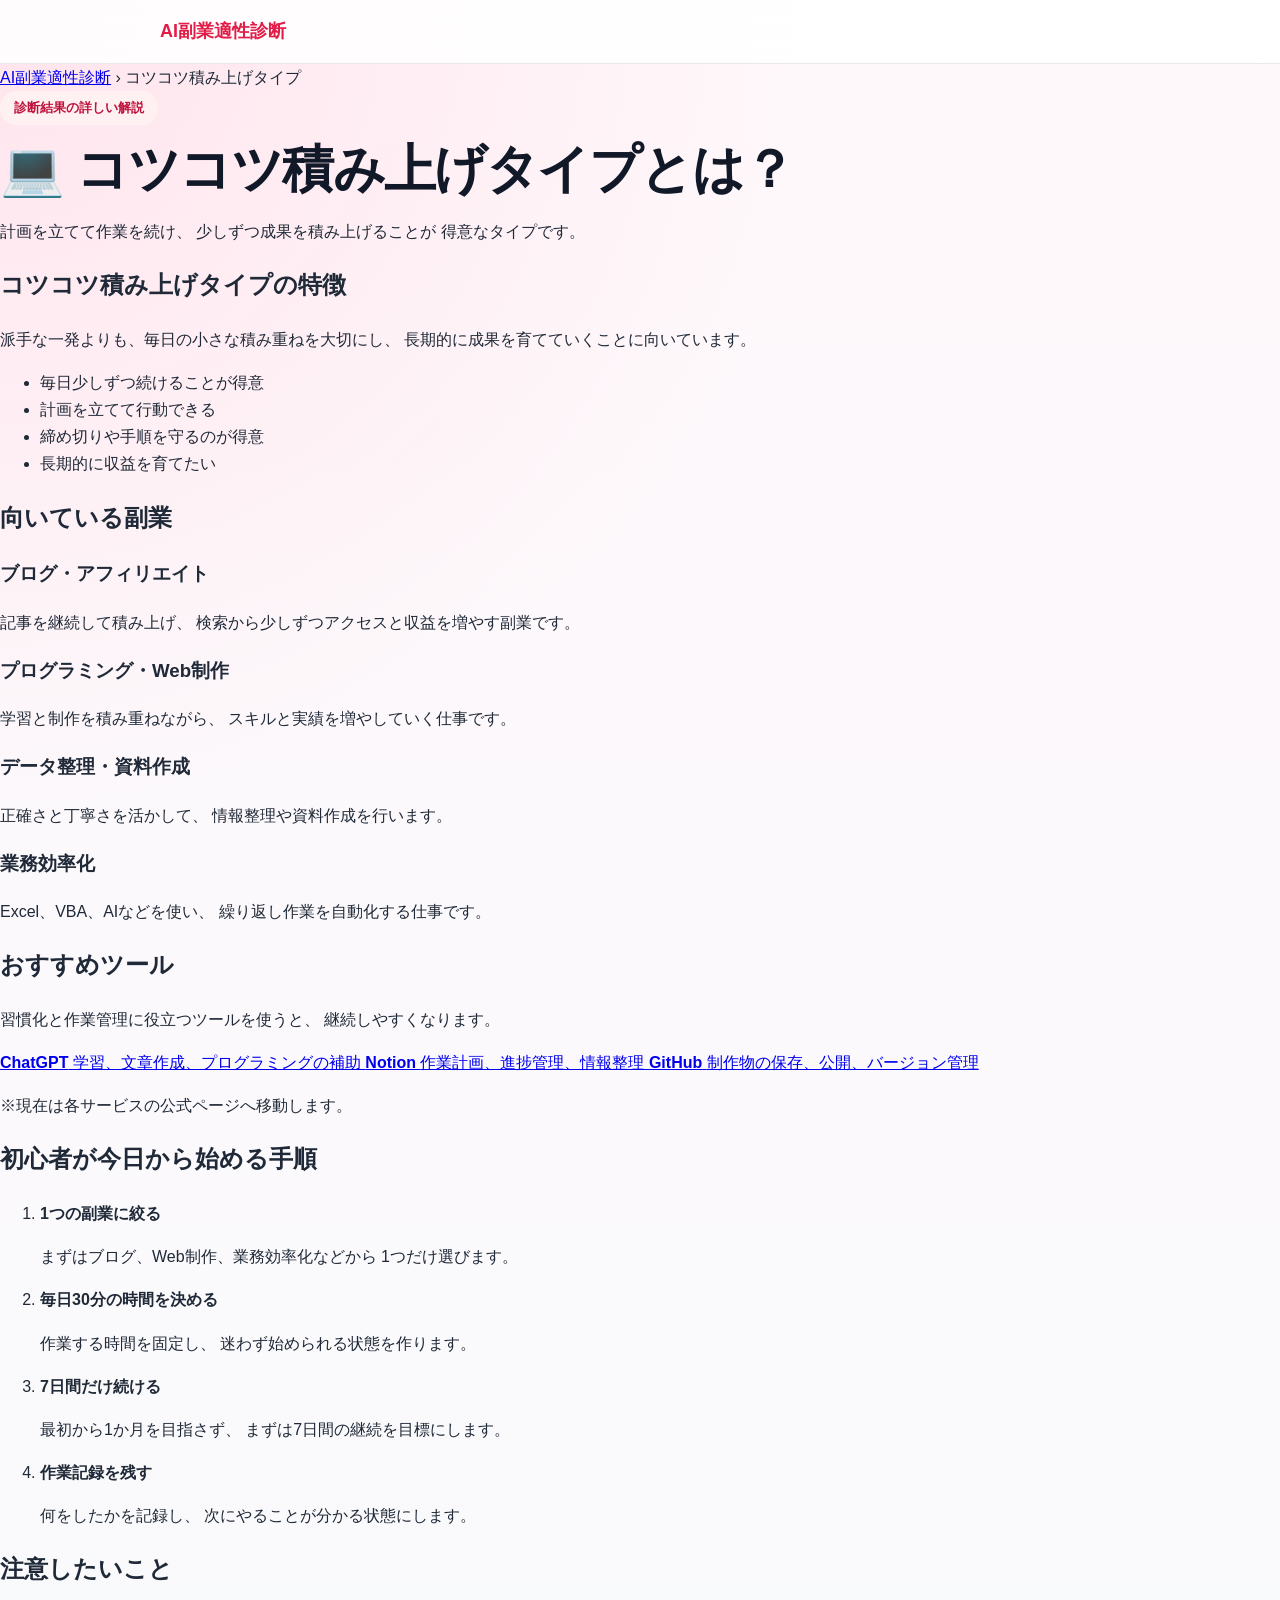
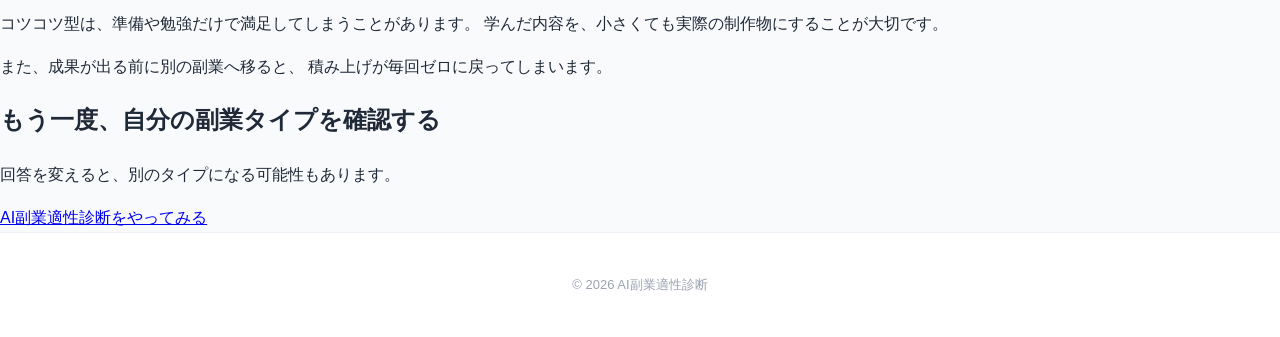
<file: steady.html>
<!DOCTYPE html>
<html lang="ja">
<head>
    <meta charset="UTF-8">

    <meta
        name="viewport"
        content="width=device-width, initial-scale=1.0"
    >

    <title>コツコツ積み上げタイプとは？向いている副業と始め方｜AI副業適性診断</title>

    <meta
        name="description"
        content="コツコツ積み上げタイプの特徴、向いている副業、おすすめツール、初心者向けの始め方を分かりやすく解説します。"
    >

    <meta name="robots" content="index, follow">

    <meta property="og:type" content="article">
    <meta
        property="og:title"
        content="コツコツ積み上げタイプとは？向いている副業と始め方"
    >
    <meta
        property="og:description"
        content="継続力を活かして、毎月少しずつ成果を積み上げたい人向けの副業ガイドです。"
    >
    <meta property="og:locale" content="ja_JP">

    <link rel="stylesheet" href="css/style.css">

    <!-- Google Analytics -->
    <script
        async
        src="https://www.googletagmanager.com/gtag/js?id=G-ZSD522D9MX"
    ></script>

    <script>
        window.dataLayer = window.dataLayer || [];

        function gtag() {
            dataLayer.push(arguments);
        }

        gtag("js", new Date());
        gtag("config", "G-ZSD522D9MX");
    </script>
</head>

<body>

    <header class="site-header">
        <div class="header-inner">
            <a href="./" class="site-logo">
                AI副業適性診断
            </a>
        </div>
    </header>

    <main class="article-main">

        <article class="article-container">

            <nav class="breadcrumb" aria-label="パンくずリスト">
                <a href="./">AI副業適性診断</a>
                <span>›</span>
                <span>コツコツ積み上げタイプ</span>
            </nav>

            <header class="article-hero">

                <p class="eyebrow">
                    診断結果の詳しい解説
                </p>

                <h1>
                    💻 コツコツ積み上げタイプとは？
                </h1>

                <p class="article-lead">
                    計画を立てて作業を続け、
                    少しずつ成果を積み上げることが
                    得意なタイプです。
                </p>

            </header>

            <section class="article-section">

                <h2>コツコツ積み上げタイプの特徴</h2>

                <p>
                    派手な一発よりも、毎日の小さな積み重ねを大切にし、
                    長期的に成果を育てていくことに向いています。
                </p>

                <ul class="check-list">
                    <li>毎日少しずつ続けることが得意</li>
                    <li>計画を立てて行動できる</li>
                    <li>締め切りや手順を守るのが得意</li>
                    <li>長期的に収益を育てたい</li>
                </ul>

            </section>

            <section class="article-section">

                <h2>向いている副業</h2>

                <div class="job-grid">

                    <article class="job-card">
                        <h3>ブログ・アフィリエイト</h3>
                        <p>
                            記事を継続して積み上げ、
                            検索から少しずつアクセスと収益を増やす副業です。
                        </p>
                    </article>

                    <article class="job-card">
                        <h3>プログラミング・Web制作</h3>
                        <p>
                            学習と制作を積み重ねながら、
                            スキルと実績を増やしていく仕事です。
                        </p>
                    </article>

                    <article class="job-card">
                        <h3>データ整理・資料作成</h3>
                        <p>
                            正確さと丁寧さを活かして、
                            情報整理や資料作成を行います。
                        </p>
                    </article>

                    <article class="job-card">
                        <h3>業務効率化</h3>
                        <p>
                            Excel、VBA、AIなどを使い、
                            繰り返し作業を自動化する仕事です。
                        </p>
                    </article>

                </div>

            </section>

            <section class="article-section">

                <h2>おすすめツール</h2>

                <p>
                    習慣化と作業管理に役立つツールを使うと、
                    継続しやすくなります。
                </p>

                <div class="article-tool-list">

                    <a
                        class="article-tool-card"
                        href="https://chatgpt.com/"
                        target="_blank"
                        rel="noopener noreferrer"
                    >
                        <strong>ChatGPT</strong>
                        <span>
                            学習、文章作成、プログラミングの補助
                        </span>
                    </a>

                    <a
                        class="article-tool-card"
                        href="https://www.notion.so/"
                        target="_blank"
                        rel="noopener noreferrer"
                    >
                        <strong>Notion</strong>
                        <span>
                            作業計画、進捗管理、情報整理
                        </span>
                    </a>

                    <a
                        class="article-tool-card"
                        href="https://github.com/"
                        target="_blank"
                        rel="noopener noreferrer"
                    >
                        <strong>GitHub</strong>
                        <span>
                            制作物の保存、公開、バージョン管理
                        </span>
                    </a>

                </div>

                <p class="affiliate-note">
                    ※現在は各サービスの公式ページへ移動します。
                </p>

            </section>

            <section class="article-section">

                <h2>初心者が今日から始める手順</h2>

                <ol class="step-list">
                    <li>
                        <strong>1つの副業に絞る</strong>
                        <p>
                            まずはブログ、Web制作、業務効率化などから
                            1つだけ選びます。
                        </p>
                    </li>

                    <li>
                        <strong>毎日30分の時間を決める</strong>
                        <p>
                            作業する時間を固定し、
                            迷わず始められる状態を作ります。
                        </p>
                    </li>

                    <li>
                        <strong>7日間だけ続ける</strong>
                        <p>
                            最初から1か月を目指さず、
                            まずは7日間の継続を目標にします。
                        </p>
                    </li>

                    <li>
                        <strong>作業記録を残す</strong>
                        <p>
                            何をしたかを記録し、
                            次にやることが分かる状態にします。
                        </p>
                    </li>
                </ol>

            </section>

            <section class="article-section warning-box">

                <h2>注意したいこと</h2>

                <p>
                    コツコツ型は、準備や勉強だけで満足してしまうことがあります。
                    学んだ内容を、小さくても実際の制作物にすることが大切です。
                </p>

                <p>
                    また、成果が出る前に別の副業へ移ると、
                    積み上げが毎回ゼロに戻ってしまいます。
                </p>

            </section>

            <section class="article-cta">

                <h2>もう一度、自分の副業タイプを確認する</h2>

                <p>
                    回答を変えると、別のタイプになる可能性もあります。
                </p>

                <a href="./" class="cta-link">
                    AI副業適性診断をやってみる
                </a>

            </section>

        </article>

    </main>

    <footer class="site-footer">
        <div class="container">
            <p>
                &copy; 2026 AI副業適性診断
            </p>
        </div>
    </footer>

</body>
</html>
</file>
<file: css/style.css>
/* =========================
   基本設定
========================= */

* {
    box-sizing: border-box;
}

html {
    scroll-behavior: smooth;
}

body {
    margin: 0;
    color: #1f2937;
    background:
        radial-gradient(circle at top left, #ffe4ec 0, transparent 35%),
        linear-gradient(180deg, #fff8fb 0%, #f8fafc 100%);
    font-family:
        -apple-system,
        BlinkMacSystemFont,
        "Segoe UI",
        "Hiragino Kaku Gothic ProN",
        "Yu Gothic",
        sans-serif;
    line-height: 1.7;
}

button,
input,
textarea {
    font: inherit;
}

button {
    -webkit-tap-highlight-color: transparent;
}

.container {
    width: min(100% - 32px, 760px);
    margin-inline: auto;
}

/* =========================
   ヘッダー
========================= */

.site-header {
    background: rgba(255, 255, 255, 0.88);
    border-bottom: 1px solid rgba(229, 231, 235, 0.9);
    backdrop-filter: blur(12px);
}

.header-inner {
    width: min(100% - 32px, 960px);
    margin-inline: auto;
    padding: 16px 0;
}

.site-logo {
    color: #e11d48;
    font-size: 18px;
    font-weight: 800;
    text-decoration: none;
}

/* =========================
   メイン
========================= */

.main-content {
    min-height: 80vh;
}

.diagnosis-section {
    padding: 56px 0 40px;
}

.diagnosis-section .container {
    overflow: hidden;
    padding: 40px;
    background: rgba(255, 255, 255, 0.96);
    border: 1px solid rgba(255, 255, 255, 0.9);
    border-radius: 28px;
    box-shadow: 0 24px 70px rgba(15, 23, 42, 0.12);
}

/* =========================
   最初の画面
========================= */

.intro {
    text-align: center;
}

.eyebrow {
    display: inline-block;
    margin: 0 0 12px;
    padding: 6px 14px;
    color: #be123c;
    background: #fff1f2;
    border-radius: 999px;
    font-size: 13px;
    font-weight: 700;
}

h1 {
    margin: 0;
    color: #111827;
    font-size: clamp(32px, 7vw, 52px);
    line-height: 1.25;
    letter-spacing: -0.03em;
}

.sub {
    max-width: 540px;
    margin: 20px auto 0;
    color: #6b7280;
    font-size: 17px;
}

.feature-list {
    display: grid;
    gap: 12px;
    max-width: 420px;
    margin: 30px auto;
    padding: 0;
    list-style: none;
    text-align: left;
}

.feature-list li {
    position: relative;
    padding: 14px 16px 14px 46px;
    background: #f9fafb;
    border: 1px solid #eef2f7;
    border-radius: 14px;
    font-weight: 600;
}

.feature-list li::before {
    position: absolute;
    top: 50%;
    left: 16px;
    width: 20px;
    height: 20px;
    content: "✓";
    color: white;
    background: #fb7185;
    border-radius: 50%;
    font-size: 13px;
    line-height: 20px;
    text-align: center;
    transform: translateY(-50%);
}

.notice {
    margin: 16px 0 0;
    color: #9ca3af;
    font-size: 12px;
}

/* =========================
   ボタン
========================= */

button {
    width: 100%;
    margin-top: 14px;
    padding: 16px 20px;
    color: white;
    background: linear-gradient(135deg, #fb7185, #e11d48);
    border: 0;
    border-radius: 14px;
    box-shadow: 0 10px 24px rgba(225, 29, 72, 0.22);
    cursor: pointer;
    font-size: 17px;
    font-weight: 800;
    transition:
        transform 0.18s ease,
        box-shadow 0.18s ease,
        opacity 0.18s ease;
}

button:hover {
    box-shadow: 0 14px 30px rgba(225, 29, 72, 0.3);
    transform: translateY(-2px);
}

button:active {
    box-shadow: 0 6px 16px rgba(225, 29, 72, 0.2);
    transform: translateY(1px);
}

button:focus-visible {
    outline: 3px solid rgba(251, 113, 133, 0.35);
    outline-offset: 3px;
}

#startButton {
    max-width: 420px;
    padding: 18px 24px;
    font-size: 18px;
}

/* =========================
   診断画面
========================= */

.app {
    animation: fadeIn 0.35s ease;
}

.app:empty {
    display: none;
}

.app h2 {
    margin: 8px 0 18px;
    color: #111827;
    font-size: clamp(24px, 5vw, 32px);
    line-height: 1.35;
}

.app h3 {
    margin: 18px 0 12px;
    color: #be123c;
    font-size: clamp(25px, 5vw, 36px);
    line-height: 1.35;
}

.app p {
    color: #4b5563;
    font-size: 17px;
}

.progress {
    width: 100%;
    height: 12px;
    margin-bottom: 24px;
    overflow: hidden;
    background: #f1f5f9;
    border-radius: 999px;
}

.progress-bar {
    height: 100%;
    background: linear-gradient(90deg, #fda4af, #e11d48);
    border-radius: inherit;
    transition: width 0.35s ease;
}

/* =========================
   説明カード
========================= */

.about-section {
    padding: 24px 0 72px;
}

.about-section h2 {
    margin: 0 0 24px;
    color: #111827;
    font-size: 28px;
    text-align: center;
}

.about-grid {
    display: grid;
    grid-template-columns: repeat(3, 1fr);
    gap: 18px;
}

.about-card {
    padding: 24px;
    background: rgba(255, 255, 255, 0.88);
    border: 1px solid rgba(229, 231, 235, 0.9);
    border-radius: 20px;
    box-shadow: 0 12px 30px rgba(15, 23, 42, 0.06);
}

.about-card h3 {
    margin: 0 0 10px;
    color: #be123c;
    font-size: 18px;
}

.about-card p {
    margin: 0;
    color: #6b7280;
    font-size: 14px;
}

/* =========================
   フッター
========================= */

.site-footer {
    padding: 28px 0;
    color: #9ca3af;
    background: white;
    border-top: 1px solid #eef2f7;
    font-size: 13px;
    text-align: center;
}

/* =========================
   アニメーション
========================= */

@keyframes fadeIn {
    from {
        opacity: 0;
        transform: translateY(8px);
    }

    to {
        opacity: 1;
        transform: translateY(0);
    }
}

/* =========================
   スマホ対応
========================= */

@media (max-width: 700px) {
    .diagnosis-section {
        padding: 28px 0 24px;
    }

    .diagnosis-section .container {
        width: min(100% - 20px, 760px);
        padding: 28px 20px;
        border-radius: 22px;
    }

    .header-inner {
        width: min(100% - 24px, 960px);
    }

    h1 {
        font-size: 36px;
    }

    .sub {
        font-size: 15px;
    }

    .feature-list {
        margin: 24px auto;
    }

    .about-grid {
        grid-template-columns: 1fr;
    }

    .about-section {
        padding-bottom: 48px;
    }

    button {
        min-height: 56px;
        font-size: 16px;
    }
}

@media (max-width: 380px) {
    h1 {
        font-size: 31px;
    }

    .diagnosis-section .container {
        padding: 24px 16px;
    }
}
/* =========================
   結果画面
========================= */

.result-card{
    padding:32px;
    margin-top:20px;
    background:#ffffff;
    border:1px solid #ececec;
    border-radius:20px;
    animation:fadeIn .4s ease;
}

.result-label{
    color:#e11d48;
    font-weight:bold;
    margin-bottom:8px;
}

.result-score{
    font-size:18px;
    font-weight:bold;
    margin:20px 0;
}

.result-section{
    margin-top:28px;
    text-align:left;
}

.result-section h3{
    margin-bottom:10px;
    color:#e11d48;
}

.result-section ul{
    margin:0;
    padding-left:20px;
}

.result-section li{
    margin-bottom:8px;
}
/* =========================
   結果画面アップグレード
========================= */

.result-card {
    --result-color: #e11d48;
    --result-light: #fff1f2;
    text-align: center;
}

.result-creator {
    --result-color: #7c3aed;
    --result-light: #f5f3ff;
}

.result-steady {
    --result-color: #2563eb;
    --result-light: #eff6ff;
}

.result-communication {
    --result-color: #ea580c;
    --result-light: #fff7ed;
}

.result-discovery {
    --result-color: #16a34a;
    --result-light: #f0fdf4;
}

.result-card .result-label,
.result-card .result-title,
.result-card .result-section h3 {
    color: var(--result-color);
}

.result-title {
    margin-top: 8px;
}

.score-circle {
    display: grid;
    width: 160px;
    height: 160px;
    margin: 28px auto;
    place-items: center;
    background:
        conic-gradient(
            var(--result-color) calc(var(--score) * 1%),
            #e5e7eb 0
        );
    border-radius: 50%;
}

.score-circle-inner {
    display: flex;
    width: 126px;
    height: 126px;
    align-items: center;
    justify-content: center;
    flex-direction: column;
    background: white;
    border-radius: 50%;
}

.score-circle strong {
    color: var(--result-color);
    font-size: 34px;
    line-height: 1;
}

.score-circle span {
    margin-top: 8px;
    color: #6b7280;
    font-size: 13px;
    font-weight: 700;
}

.result-description {
    max-width: 560px;
    margin: 0 auto;
}

.result-section {
    padding: 22px;
    background: #f9fafb;
    border-radius: 16px;
}

.result-section h3 {
    margin-top: 0;
}

.result-section p:last-child,
.result-section ul:last-child {
    margin-bottom: 0;
}

.first-step {
    background: var(--result-light);
    border-left: 5px solid var(--result-color);
}

.share-area {
    display: grid;
    grid-template-columns: 1fr 1fr;
    gap: 12px;
    margin-top: 30px;
}

.secondary-button {
    color: var(--result-color);
    background: white;
    border: 2px solid var(--result-color);
    box-shadow: none;
}

.secondary-button:hover {
    background: var(--result-light);
    box-shadow: none;
}

.retry-button {
    margin-top: 14px;
    color: #4b5563;
    background: #f3f4f6;
    box-shadow: none;
}

.retry-button:hover {
    background: #e5e7eb;
    box-shadow: none;
}

.copy-message {
    min-height: 24px;
    margin: 10px 0 0;
    color: var(--result-color);
    font-size: 14px;
    font-weight: 700;
}

.question-number {
    margin: 0 0 8px;
    color: #e11d48;
    font-size: 14px;
    font-weight: 800;
}

.choice-list {
    margin-top: 24px;
}

@media (max-width: 600px) {
    .result-card {
        padding: 24px 16px;
    }

    .score-circle {
        width: 140px;
        height: 140px;
    }

    .score-circle-inner {
        width: 108px;
        height: 108px;
    }

    .score-circle strong {
        font-size: 30px;
    }

    .result-section {
        padding: 18px;
    }

    .share-area {
        grid-template-columns: 1fr;
    }
}
/* =========================
   能力バランス
========================= */

.score-breakdown {
    margin-top: 30px;
    padding: 24px;
    background: #f9fafb;
    border-radius: 18px;
    text-align: left;
}

.score-breakdown h3 {
    margin: 0 0 20px;
    text-align: center;
}

.breakdown-item + .breakdown-item {
    margin-top: 18px;
}

.breakdown-heading {
    display: flex;
    align-items: center;
    justify-content: space-between;
    margin-bottom: 7px;
    color: #374151;
    font-size: 14px;
    font-weight: 700;
}

.breakdown-heading strong {
    color: var(--result-color);
}

.breakdown-track {
    width: 100%;
    height: 10px;
    overflow: hidden;
    background: #e5e7eb;
    border-radius: 999px;
}

.breakdown-bar {
    height: 100%;
    background: var(--result-color);
    border-radius: inherit;
    transition: width 0.6s ease;
}

@media (max-width: 600px) {
    .score-breakdown {
        padding: 20px 16px;
    }
}

.tool-list {
    display: grid;
    gap: 12px;
}

.tool-link {
    display: block;
    padding: 14px 16px;
    color: white;
    background: var(--result-color);
    border-radius: 12px;
    text-align: center;
    text-decoration: none;
    font-weight: 700;
    transition: transform 0.2s ease;
}

.tool-link:hover {
    transform: translateY(-2px);
}

/* =========================
   フッターメニュー
========================= */

.footer-nav {
    display: flex;
    justify-content: center;
    flex-wrap: wrap;
    gap: 12px 24px;
    margin-bottom: 14px;
}

.footer-nav a {
    color: #6b7280;
    font-size: 13px;
    font-weight: 600;
    text-decoration: none;
}

.footer-nav a:hover {
    color: #e11d48;
    text-decoration: underline;
}
</file>
